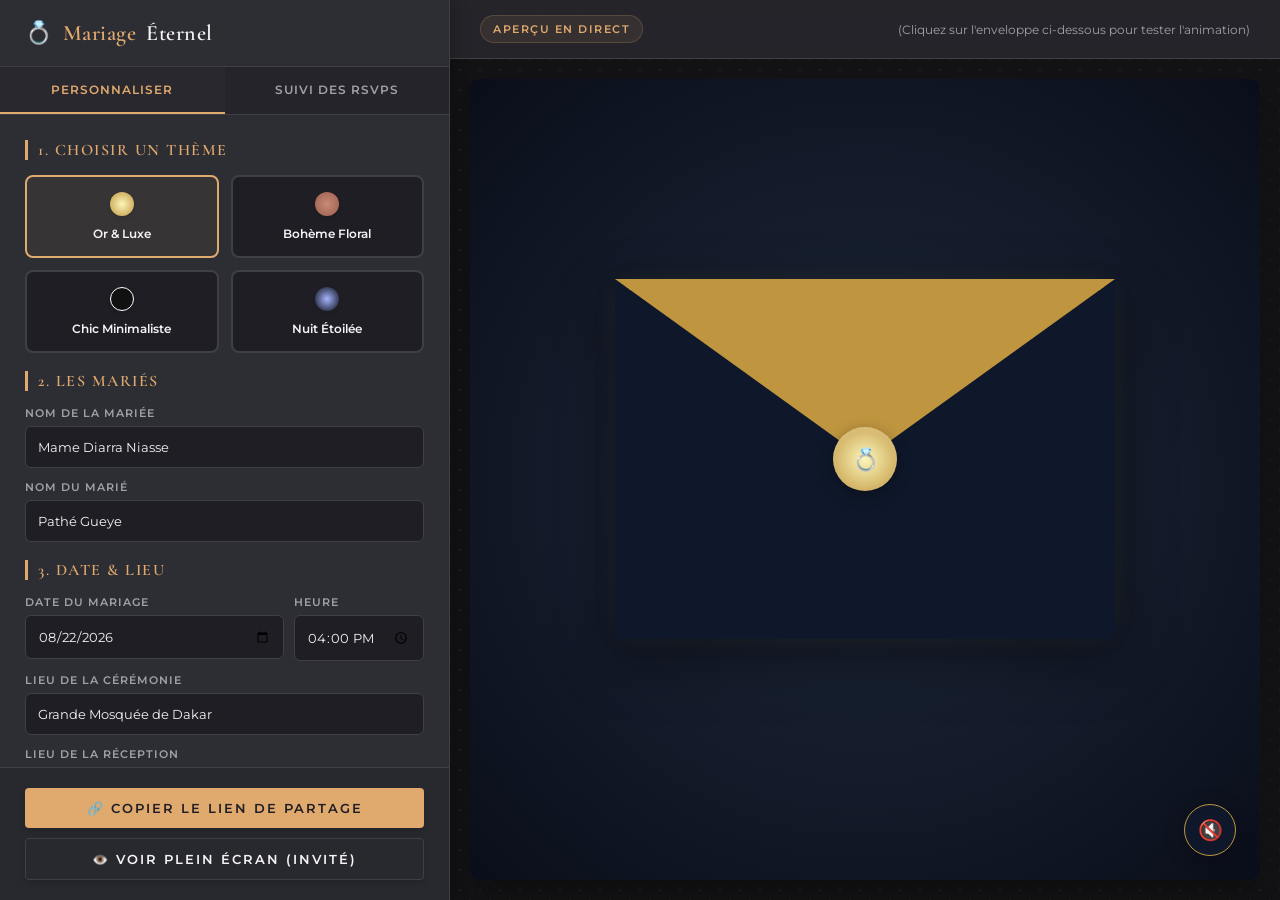
<file: index.html>
<!DOCTYPE html>
<html lang="fr">
<head>
    <meta charset="UTF-8">
    <meta name="viewport" content="width=device-width, initial-scale=1.0">
    <meta name="description" content="Créez et personnalisez votre invitation de mariage numérique en temps réel. Choisissez parmi 4 thèmes élégants, ajoutez vos informations et partagez instantanément.">
    <title>Créateur d'Invitations de Mariage Numériques | Mariage Éternel</title>
    <!-- Stylesheets -->
    <link rel="stylesheet" href="css/common.css">
    <link rel="stylesheet" href="css/builder.css">
</head>
<body>

    <div class="app-container">
        
        <!-- PANNEAU DE CONFIGURATION (GAUCHE) -->
        <aside class="sidebar" id="sidebar">
            <div class="sidebar-header">
                <h1 class="sidebar-title">
                    💍 <span>Mariage</span> Éternel
                </h1>
                <button class="btn-sidebar-close" id="btnSidebarClose" title="Fermer le panneau">✕</button>
            </div>

            <!-- Onglets de navigation -->
            <div class="sidebar-tabs">
                <button class="tab-btn active" data-tab="edit">Personnaliser</button>
                <button class="tab-btn" data-tab="rsvp">Suivi des RSVPs</button>
            </div>

            <!-- Contenu défilable -->
            <div class="sidebar-content">
                
                <!-- PANNEAU D'ÉDITION -->
                <div class="tab-panel" id="tab-edit">
                    <form class="builder-form" id="builderForm" onsubmit="event.preventDefault();">
                        
                        <!-- Section : Thème -->
                        <div>
                            <h3 class="section-title">1. Choisir un Thème</h3>
                            <div class="theme-selector-grid">
                                <div class="theme-option active" data-theme="luxury">
                                    <div class="theme-preview-dot" style="background: radial-gradient(circle, #fcf6ba, #bf953f);"></div>
                                    <div class="theme-option-name">Or & Luxe</div>
                                </div>
                                <div class="theme-option" data-theme="boho">
                                    <div class="theme-preview-dot" style="background: radial-gradient(circle, #c48c75, #9e5b4e);"></div>
                                    <div class="theme-option-name">Bohème Floral</div>
                                </div>
                                <div class="theme-option" data-theme="minimalist">
                                    <div class="theme-preview-dot" style="background: #111111; border: 1px solid #ffffff;"></div>
                                    <div class="theme-option-name">Chic Minimaliste</div>
                                </div>
                                <div class="theme-option" data-theme="starry">
                                    <div class="theme-preview-dot" style="background: radial-gradient(circle, #a5b4fc, #060913);"></div>
                                    <div class="theme-option-name">Nuit Étoilée</div>
                                </div>
                            </div>
                        </div>

                        <!-- Section : Les Mariés -->
                        <div>
                            <h3 class="section-title">2. Les Mariés</h3>
                            <div class="form-group-builder">
                                <label for="inputBride">Nom de la Mariée</label>
                                <input type="text" id="inputBride" value="Mame Diarra Niasse" placeholder="Nom de la mariée">
                            </div>
                            <div style="margin-top: 12px;" class="form-group-builder">
                                <label for="inputGroom">Nom du Marié</label>
                                <input type="text" id="inputGroom" value="Pathé Gueye" placeholder="Nom du marié">
                            </div>
                        </div>

                        <!-- Section : Date & Lieu -->
                        <div>
                            <h3 class="section-title">3. Date & Lieu</h3>
                            <div style="display: flex; gap: 10px;">
                                <div class="form-group-builder" style="flex: 2;">
                                    <label for="inputDate">Date du Mariage</label>
                                    <input type="date" id="inputDate" value="2026-08-22">
                                </div>
                                <div class="form-group-builder" style="flex: 1;">
                                    <label for="inputTime">Heure</label>
                                    <input type="time" id="inputTime" value="16:00">
                                </div>
                            </div>
                            <div style="margin-top: 12px;" class="form-group-builder">
                                <label for="inputCeremony">Lieu de la Cérémonie</label>
                                <input type="text" id="inputCeremony" value="Grande Mosquée de Dakar" placeholder="Ex: Église, Mosquée, Salle de fête">
                            </div>
                            <div style="margin-top: 12px;" class="form-group-builder">
                                <label for="inputReception">Lieu de la Réception</label>
                                <input type="text" id="inputReception" value="Salle Prestige" placeholder="Ex: Salle de réception, Restaurant">
                            </div>
                        </div>

                        <!-- Section : Message d'Invitation -->
                        <div>
                            <h3 class="section-title">4. Message d'Invitation</h3>
                            <div class="form-group-builder">
                                <label for="inputMessage">Votre Message</label>
                                <textarea id="inputMessage" rows="4" placeholder="Écrivez un mot chaleureux à vos invités...">Deux cœurs s'unissent pour la vie. Nous sommes ravis de vous inviter à célébrer notre union sacrée devant Dieu et nos proches.</textarea>
                            </div>
                        </div>

                        <!-- Section : Ambiance Sonore -->
                        <div>
                            <h3 class="section-title">5. Ambiance Sonore</h3>
                            <div class="form-group-builder">
                                <label for="selectMusic">Musique de fond</label>
                                <select id="selectMusic">
                                    <option value="0">Chanson 1 (Piano Rêverie)</option>
                                    <option value="1">Chanson 2 (Marche Nuptiale)</option>
                                    <option value="2">Chanson 3 (Guitare Romantique)</option>
                                </select>
                            </div>
                        </div>

                    </form>
                </div>

                <!-- TABLEAU DE BORD RSVP -->
                <div class="tab-panel hidden" id="tab-rsvp">
                    <div class="rsvp-tracker-container">
                        <h3 class="section-title">Suivi des Invités (RSVP)</h3>
                        
                        <!-- Grille de stats rapides -->
                        <div class="rsvp-stats-grid">
                            <div class="rsvp-stat-card">
                                <div class="rsvp-stat-val" id="statTotal">0</div>
                                <div class="rsvp-stat-lbl">Réponses</div>
                            </div>
                            <div class="rsvp-stat-card">
                                <div class="rsvp-stat-val" id="statYes">0</div>
                                <div class="rsvp-stat-lbl">Présents</div>
                            </div>
                            <div class="rsvp-stat-card">
                                <div class="rsvp-stat-val" id="statGuests">0</div>
                                <div class="rsvp-stat-lbl">Total Personnes</div>
                            </div>
                        </div>

                        <!-- Tableau des réponses -->
                        <div class="rsvp-table-wrapper">
                            <table class="rsvp-table">
                                <thead>
                                    <tr>
                                        <th>Invité</th>
                                        <th>Présence</th>
                                        <th style="text-align: center;">Nombre</th>
                                        <th>Date</th>
                                    </tr>
                                </thead>
                                <tbody id="rsvpTableBody">
                                    <!-- Inséré par JS -->
                                </tbody>
                            </table>
                        </div>

                        <button id="btnClearRSVPs" class="btn-premium btn-secondary" style="margin-top: 10px; width: 100%; border-color: rgba(239, 68, 68, 0.4); color: #f87171;">
                            ⚠️ Effacer l'historique
                        </button>
                    </div>
                </div>

            </div>

            <!-- Barre d'action fixe en bas -->
            <div class="sidebar-footer">
                <button class="btn-premium" id="btnCopyLink">
                    🔗 Copier le Lien de Partage
                </button>
                <button class="btn-premium btn-secondary" id="btnViewExternal">
                    👁️ Voir Plein Écran (Invité)
                </button>
            </div>
        </aside>

        <!-- ZONE DE PRÉVISUALISATION EN DIRECT (DROITE) -->
        <main class="preview-workspace" id="previewWorkspace">
            <!-- Bouton hamburger pour mobile -->
            <button class="btn-mobile-toggle" id="btnMobileToggle" title="Ouvrir le panneau de configuration">
                ☰
            </button>

            <header class="preview-header">
                <div class="preview-badge">Aperçu en Direct</div>
                <div class="preview-hint">
                    (Cliquez sur l'enveloppe ci-dessous pour tester l'animation)
                </div>
            </header>

            <div class="preview-content">
                <iframe id="previewIframe" src="invitation.html" title="Live Preview"></iframe>
            </div>
        </main>

    </div>

    <!-- JavaScripts -->
    <script src="js/database.js"></script>
    <script src="js/builder.js"></script>
</body>
</html>
</file>
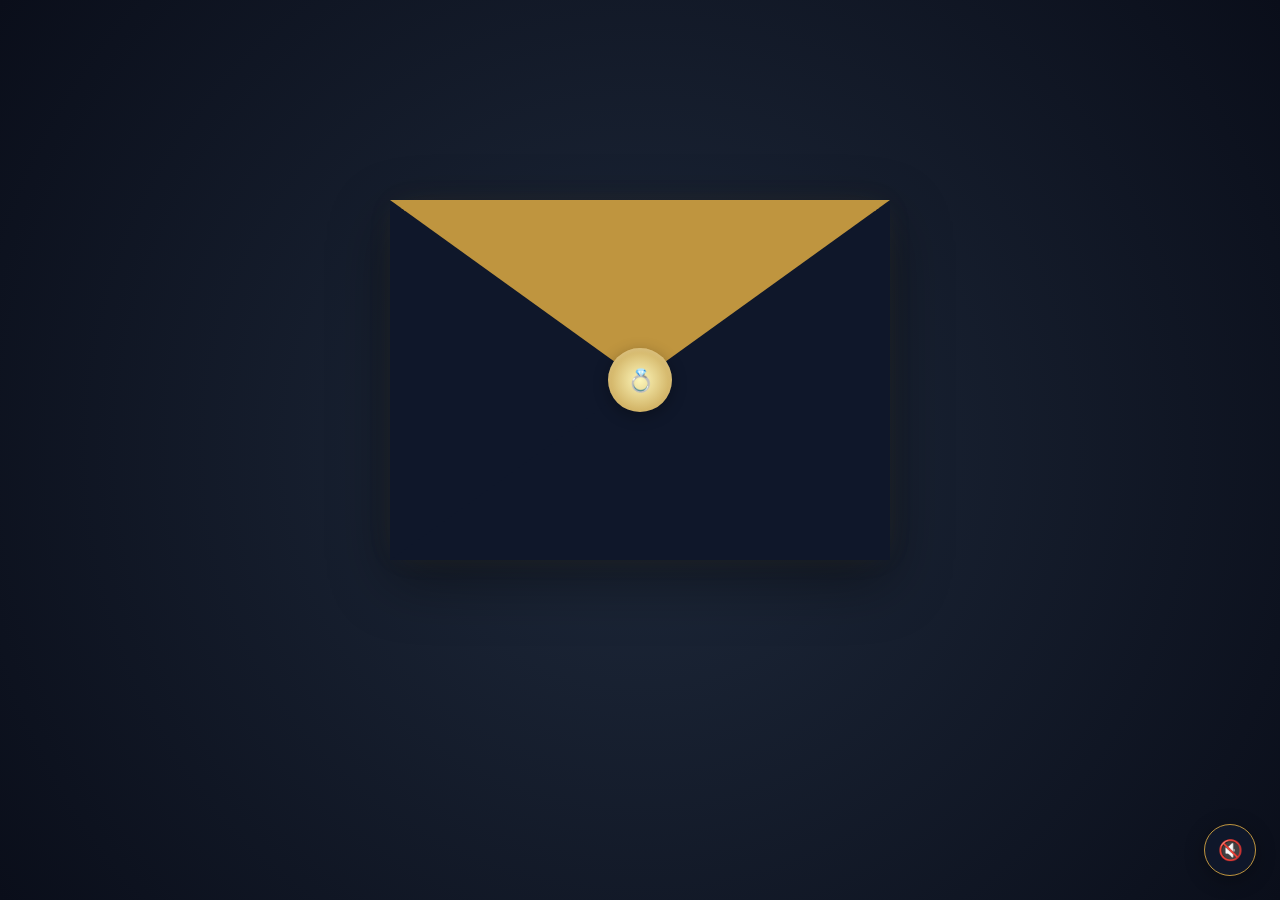
<file: invitation.html>
<!DOCTYPE html>
<html lang="fr">
<head>
    <meta charset="UTF-8">
    <meta name="viewport" content="width=device-width, initial-scale=1.0">
    <title>Invitation de Mariage</title>
    <!-- Stylesheets -->
    <link rel="stylesheet" href="css/common.css">
    <link rel="stylesheet" href="css/themes.css">
    <link rel="stylesheet" href="css/card.css">
</head>
<body class="theme-luxury preload">

    <!-- Conteneur d'effet spécial (Nuit Étoilée) -->
    <div class="stars-container" id="starsContainer"></div>

    <!-- Conteneur principal de l'invitation -->
    <div class="invitation-container flex-center">
        
        <!-- Enveloppe 3D Interactive -->
        <div class="envelope-wrapper" id="envelopeWrapper">
            <div class="envelope">
                
                <!-- Rabat supérieur -->
                <div class="envelope-flap"></div>
                
                <!-- Carte d'invitation (Glisse hors de l'enveloppe) -->
                <div class="invitation-card" id="invitationCard">
                    <div class="card-content">
                        
                        <!-- En-tête de la carte -->
                        <div class="card-header">
                            <div class="ornament-top"></div>
                            <div class="card-subtitle">Vous êtes invités au mariage de </div>
                        </div>

                        <!-- Titre (Noms des Mariés) -->
                        <div class="card-title-container">
                            <h2 class="card-title serif-font" id="brideName">Mame Diarra Niasse</h2>
                            <div class="card-divider">&</div>
                            <h2 class="card-title serif-font" id="groomName">Pathé Gueye</h2>
                        </div>

                        <!-- Message personnalisé -->
                        <p class="card-message" id="customMessage">
                            Deux cœurs s'unissent pour la vie. Nous sommes ravis de vous inviter à célébrer notre union sacrée devant Dieu et nos proches.
                        </p>

                        <!-- Infos Date, Heure et Lieu -->
                        <div class="card-details">
                            <div class="detail-item">
                                <!-- Icon Horloge SVG -->
                                <svg class="detail-icon" width="18" height="18" viewBox="0 0 24 24" fill="none" stroke="currentColor" stroke-width="2" stroke-linecap="round" stroke-linejoin="round"><circle cx="12" cy="12" r="10"></circle><polyline points="12 6 12 12 16 14"></polyline></svg>
                                <span id="dateText">Diamanche 26 Juillet 2026 à 16h00</span>
                            </div>
                            <div class="detail-item">
                                <!-- Icon Cérémonie SVG -->
                                <svg class="detail-icon" width="18" height="18" viewBox="0 0 24 24" fill="none" stroke="currentColor" stroke-width="2" stroke-linecap="round" stroke-linejoin="round"><path d="M21 10c0 7-9 13-9 13s-9-6-9-13a9 9 0 0 1 18 0z"></path><circle cx="12" cy="10" r="3"></circle></svg>
                                <div style="display: flex; flex-direction: column; gap: 2px;">
                                    <span style="font-size: 10px; opacity: 0.7; text-transform: uppercase; letter-spacing: 1px;">Cérémonie</span>
                                    <span id="ceremonyText">Terminus 75 à Malika</span>
                                </div>
                            </div>
                            <div class="detail-item">
                                <!-- Icon Réception SVG -->
                                <svg class="detail-icon" width="18" height="18" viewBox="0 0 24 24" fill="none" stroke="currentColor" stroke-width="2" stroke-linecap="round" stroke-linejoin="round"><path d="M21 10c0 7-9 13-9 13s-9-6-9-13a9 9 0 0 1 18 0z"></path><circle cx="12" cy="10" r="3"></circle></svg>
                                <div style="display: flex; flex-direction: column; gap: 2px;">
                                    <span style="font-size: 10px; opacity: 0.7; text-transform: uppercase; letter-spacing: 1px;">Réception</span>
                                    <span id="receptionText">Cité Sonatel</span>
                                </div>
                            </div>
                        </div>

                        <!-- Compte à rebours -->
                        <div class="countdown-container" id="countdown">
                            <div class="countdown-box">
                                <div class="countdown-num" id="cdDays">00</div>
                                <div class="countdown-label">Jours</div>
                            </div>
                            <div class="countdown-box">
                                <div class="countdown-num" id="cdHours">00</div>
                                <div class="countdown-label">Heures</div>
                            </div>
                            <div class="countdown-box">
                                <div class="countdown-num" id="cdMins">00</div>
                                <div class="countdown-label">Min</div>
                            </div>
                            <div class="countdown-box">
                                <div class="countdown-num" id="cdSecs">00</div>
                                <div class="countdown-label">Sec</div>
                            </div>
                        </div>

                        <!-- Boutons d'action -->
                        <div class="card-actions">
                            <button class="btn-card" id="btnRSVP">Confirmer ma présence (RSVP)</button>
                            <div style="display: flex; gap: 10px; width: 80%; max-width: 300px;">
                                <a href="#" class="btn-card" id="btnCalendar" style="flex: 1; text-align: center; text-decoration: none;">Calendrier</a>
                                <a href="#" target="_blank" class="btn-card" id="btnMap" style="flex: 1; text-align: center; text-decoration: none;">Localisation</a>
                            </div>
                        </div>

                        <div style="font-size: 10px; opacity: 0.5; margin-bottom: 5px; text-transform: uppercase; letter-spacing: 1px;">
                            Avec Amour by Barra Niasse😍
                        </div>
                    </div>
                </div>

                <!-- Devant de l'enveloppe -->
                <div class="envelope-front"></div>
                
                <!-- Sceau en cire avec initiales -->
                <div class="wax-seal" id="waxSeal">
                    💍
                </div>

            </div>
        </div>

    </div>

    <!-- Lecteur de musique de fond -->
    <div class="audio-player-widget">
        <button class="btn-music-toggle" id="btnMusicToggle" title="Activer/Désactiver la musique">
            🔇
        </button>
    </div>

    <!-- Modal d'inscription RSVP -->
    <div class="modal-overlay" id="modalOverlay">
        <div class="rsvp-modal">
            <button class="btn-close-modal" id="btnCloseModal">&times;</button>
            <h3 class="modal-title">Confirmer votre présence</h3>
            
            <form class="rsvp-form" id="rsvpForm">
                <div class="form-group">
                    <label for="rsvpName">Votre Nom Complet</label>
                    <input type="text" id="rsvpName" required placeholder="Ex: Moustapha Diop">
                </div>
                
                <div class="form-row">
                    <div class="form-group">
                        <label for="rsvpAttending">Serez-vous présent ?</label>
                        <select id="rsvpAttending" required>
                            <option value="yes">Oui, avec plaisir</option>
                            <option value="no">Non, avec regret</option>
                        </select>
                    </div>
                    
                    <div class="form-group">
                        <label for="rsvpGuests">Nombre d'invités supp.</label>
                        <select id="rsvpGuests">
                            <option value="0">Aucun (+0)</option>
                            <option value="1">1 personne (+1)</option>
                            <option value="2">2 personnes (+2)</option>
                            <option value="3">3 personnes (+3)</option>
                        </select>
                    </div>
                </div>

                <div class="form-group">
                    <label for="rsvpNotes">Message pour les mariés</label>
                    <textarea id="rsvpNotes" rows="3" placeholder="Félicitations, restrictions alimentaires, etc. (optionnel)"></textarea>
                </div>

                <button type="submit" class="btn-submit-rsvp">Envoyer ma réponse</button>
            </form>
        </div>
    </div>

    <!-- JavaScripts -->
    <script src="js/database.js"></script>
    <script src="js/invitation.js"></script>
</body>
</html>
</file>
<file: css/common.css>
/* Import de polices élégantes et modernes depuis Google Fonts */
@import url('https://fonts.googleapis.com/css2?family=Cormorant+Garamond:ital,wght@0,300;0,400;0,600;1,300&family=Great+Vibes&family=Montserrat:wght@300;400;600&family=Playfair+Display:ital,wght@0,400;0,600;0,700;1,400&display=swap');

:root {
    /* Systèmes de couleurs */
    --color-bg-builder: #1e1e24;
    --color-panel-builder: #2d2d34;
    --color-border-builder: #3f3f46;
    --color-text-builder: #f4f4f5;
    --color-accent-builder: #e0a96d;
    --color-accent-hover: #d49553;
    
    /* Variables de transition */
    --transition-smooth: all 0.3s cubic-bezier(0.4, 0, 0.2, 1);
    --transition-bounce: all 0.5s cubic-bezier(0.175, 0.885, 0.32, 1.275);
    
    /* Ombres portées premium */
    --shadow-soft: 0 4px 6px -1px rgba(0, 0, 0, 0.1), 0 2px 4px -1px rgba(0, 0, 0, 0.06);
    --shadow-medium: 0 10px 15px -3px rgba(0, 0, 0, 0.1), 0 4px 6px -2px rgba(0, 0, 0, 0.05);
    --shadow-luxury: 0 20px 25px -5px rgba(0, 0, 0, 0.15), 0 10px 10px -5px rgba(0, 0, 0, 0.04);
}

/* Réinitialisations de base */
*, *::before, *::after {
    box-sizing: border-box;
    margin: 0;
    padding: 0;
}

html, body {
    height: 100%;
    font-family: 'Montserrat', sans-serif;
    background-color: var(--color-bg-builder);
    color: var(--color-text-builder);
    overflow-x: hidden;
    scroll-behavior: smooth;
}

/* Scrollbar élégante */
::-webkit-scrollbar {
    width: 6px;
    height: 6px;
}
::-webkit-scrollbar-track {
    background: transparent;
}
::-webkit-scrollbar-thumb {
    background: rgba(255, 255, 255, 0.1);
    border-radius: 10px;
}
::-webkit-scrollbar-thumb:hover {
    background: rgba(255, 255, 255, 0.2);
}

/* Typographies premium */
h1, h2, h3, h4, h5, h6 {
    font-family: 'Cormorant Garamond', serif;
    font-weight: 600;
    letter-spacing: 0.5px;
}

.script-font {
    font-family: 'Great Vibes', cursive;
}

.serif-font {
    font-family: 'Playfair Display', serif;
}

/* Boutons premium */
.btn-premium {
    position: relative;
    display: inline-flex;
    align-items: center;
    justify-content: center;
    padding: 12px 28px;
    font-family: 'Montserrat', sans-serif;
    font-size: 13px;
    font-weight: 600;
    letter-spacing: 2px;
    text-transform: uppercase;
    text-decoration: none;
    color: #1e1e24;
    background-color: var(--color-accent-builder);
    border: none;
    border-radius: 4px;
    cursor: pointer;
    overflow: hidden;
    transition: var(--transition-smooth);
    box-shadow: var(--shadow-soft);
}

.btn-premium:hover {
    background-color: var(--color-accent-hover);
    transform: translateY(-2px);
    box-shadow: var(--shadow-medium);
}

.btn-premium:active {
    transform: translateY(0);
}

.btn-secondary {
    background: transparent;
    border: 1px solid var(--color-border-builder);
    color: var(--color-text-builder);
}

.btn-secondary:hover {
    background: rgba(255, 255, 255, 0.05);
    border-color: var(--color-accent-builder);
}

/* Utilitaires */
.flex-center {
    display: flex;
    justify-content: center;
    align-items: center;
}

.hidden {
    display: none !important;
}

/* Animations de transition globale */
@keyframes fadeIn {
    from { opacity: 0; transform: translateY(10px); }
    to { opacity: 1; transform: translateY(0); }
}

@keyframes scaleUp {
    from { transform: scale(0.95); opacity: 0; }
    to { transform: scale(1); opacity: 1; }
}

.animate-fade-in {
    animation: fadeIn 0.8s cubic-bezier(0.16, 1, 0.3, 1) forwards;
}

.animate-scale-up {
    animation: scaleUp 0.8s cubic-bezier(0.16, 1, 0.3, 1) forwards;
}

/* Désactivation des transitions au chargement initial */
.preload *,
.preload *::before,
.preload *::after {
    -webkit-transition: none !important;
    -moz-transition: none !important;
    -ms-transition: none !important;
    -o-transition: none !important;
    transition: none !important;
}
</file>
<file: css/builder.css>
/* ==========================================
   INTERFACE DE L'ÉDITEUR D'INVITATION
   ========================================== */
.app-container {
    display: flex;
    width: 100vw;
    height: 100vh;
    overflow: hidden;
    position: relative;
}

/* Panneau de configuration (Gauche) */
.sidebar {
    width: 450px;
    height: 100%;
    background-color: var(--color-panel-builder);
    border-right: 1px solid var(--color-border-builder);
    display: flex;
    flex-direction: column;
    z-index: 200;
    flex-shrink: 0;
    box-shadow: 4px 0 15px rgba(0, 0, 0, 0.2);
    transition: transform 0.35s cubic-bezier(0.4, 0, 0.2, 1);
}

.sidebar-header {
    padding: 20px 25px;
    border-bottom: 1px solid var(--color-border-builder);
    display: flex;
    align-items: center;
    justify-content: space-between;
    flex-shrink: 0;
}

.sidebar-title {
    font-size: 22px;
    color: var(--color-text-builder);
    display: flex;
    align-items: center;
    gap: 10px;
}

/* Bouton de fermeture du sidebar (mobile) */
.btn-sidebar-close {
    display: none;
    background: transparent;
    border: 1px solid var(--color-border-builder);
    color: var(--color-text-builder);
    width: 34px;
    height: 34px;
    border-radius: 50%;
    font-size: 16px;
    cursor: pointer;
    align-items: center;
    justify-content: center;
    flex-shrink: 0;
    transition: var(--transition-smooth);
}

.btn-sidebar-close:hover {
    background: rgba(255,255,255,0.1);
    border-color: var(--color-accent-builder);
}

.sidebar-title span {
    color: var(--color-accent-builder);
}

/* Onglets d'édition / RSVP */
.sidebar-tabs {
    display: flex;
    background-color: rgba(0, 0, 0, 0.2);
    border-bottom: 1px solid var(--color-border-builder);
}

.tab-btn {
    flex: 1;
    padding: 15px;
    background: transparent;
    border: none;
    border-bottom: 2px solid transparent;
    color: #a1a1aa;
    font-family: 'Montserrat', sans-serif;
    font-size: 12px;
    font-weight: 600;
    letter-spacing: 1px;
    text-transform: uppercase;
    cursor: pointer;
    transition: var(--transition-smooth);
}

.tab-btn:hover {
    color: var(--color-text-builder);
}

.tab-btn.active {
    color: var(--color-accent-builder);
    border-bottom-color: var(--color-accent-builder);
    background-color: rgba(255, 255, 255, 0.02);
}

/* Contenu défilable */
.sidebar-content {
    flex: 1;
    overflow-y: auto;
    padding: 25px;
}

.tab-panel {
    display: flex;
    flex-direction: column;
    gap: 25px;
}

/* Formulaires de configuration */
.section-title {
    font-size: 16px;
    text-transform: uppercase;
    letter-spacing: 1.5px;
    color: var(--color-accent-builder);
    border-left: 3px solid var(--color-accent-builder);
    padding-left: 10px;
    margin-bottom: 15px;
}

.builder-form {
    display: flex;
    flex-direction: column;
    gap: 18px;
}

.form-group-builder {
    display: flex;
    flex-direction: column;
    gap: 6px;
}

.form-group-builder label {
    font-size: 11px;
    text-transform: uppercase;
    letter-spacing: 1px;
    font-weight: 600;
    color: #a1a1aa;
}

.form-group-builder input,
.form-group-builder select,
.form-group-builder textarea {
    padding: 12px;
    background-color: #1e1e24;
    border: 1px solid var(--color-border-builder);
    color: var(--color-text-builder);
    border-radius: 6px;
    font-family: 'Montserrat', sans-serif;
    font-size: 13px;
    transition: var(--transition-smooth);
}

.form-group-builder input:focus,
.form-group-builder select:focus,
.form-group-builder textarea:focus {
    border-color: var(--color-accent-builder);
    outline: none;
    box-shadow: 0 0 0 2px rgba(224, 169, 109, 0.1);
}

/* Sélecteur de Thèmes Visuel */
.theme-selector-grid {
    display: grid;
    grid-template-columns: repeat(2, 1fr);
    gap: 12px;
}

.theme-option {
    border: 2px solid var(--color-border-builder);
    border-radius: 8px;
    padding: 15px;
    cursor: pointer;
    text-align: center;
    transition: var(--transition-smooth);
    background-color: #1e1e24;
}

.theme-option:hover {
    border-color: #71717a;
    transform: translateY(-2px);
}

.theme-option.active {
    border-color: var(--color-accent-builder);
    background-color: rgba(224, 169, 109, 0.05);
}

.theme-preview-dot {
    width: 24px;
    height: 24px;
    border-radius: 50%;
    margin: 0 auto 10px auto;
    box-shadow: 0 2px 4px rgba(0,0,0,0.1);
}

.theme-option-name {
    font-size: 12px;
    font-weight: 600;
    color: var(--color-text-builder);
}

/* Zone de Prévisualisation (Droite) */
.preview-workspace {
    flex: 1;
    height: 100%;
    background-color: #121214;
    background-image: 
        radial-gradient(rgba(255, 255, 255, 0.05) 1px, transparent 1px),
        radial-gradient(rgba(255, 255, 255, 0.03) 1px, transparent 1px);
    background-size: 20px 20px;
    background-position: 0 0, 10px 10px;
    display: flex;
    flex-direction: column;
    position: relative;
    overflow: auto;
}

.preview-header {
    background-color: rgba(45, 45, 52, 0.7);
    backdrop-filter: blur(10px);
    border-bottom: 1px solid var(--color-border-builder);
    padding: 15px 30px;
    display: flex;
    justify-content: space-between;
    align-items: center;
    position: sticky;
    top: 0;
    left: 0;
    width: 100%;
    z-index: 100;
}

.preview-badge {
    font-size: 11px;
    font-weight: 600;
    text-transform: uppercase;
    letter-spacing: 1.5px;
    color: var(--color-accent-builder);
    background-color: rgba(224, 169, 109, 0.1);
    padding: 6px 12px;
    border-radius: 20px;
    border: 1px solid rgba(224, 169, 109, 0.2);
}

.btn-share {
    display: flex;
    align-items: center;
    gap: 8px;
}

.preview-content {
    flex: 1;
    display: flex;
    align-items: stretch;
    justify-content: center;
    min-height: 600px;
    padding: 20px;
}

/* Iframe de prévisualisation */
#previewIframe {
    width: 100%;
    height: 100%;
    border: none;
    border-radius: 8px;
    box-shadow: var(--shadow-luxury);
    min-height: 600px;
    flex: 1;
}

/* Bouton hamburger mobile */
.btn-mobile-toggle {
    display: none;
    position: fixed;
    top: 16px;
    left: 16px;
    z-index: 300;
    background: var(--color-panel-builder);
    border: 1px solid var(--color-border-builder);
    color: var(--color-text-builder);
    width: 44px;
    height: 44px;
    border-radius: 8px;
    font-size: 20px;
    cursor: pointer;
    align-items: center;
    justify-content: center;
    box-shadow: var(--shadow-medium);
    transition: var(--transition-smooth);
}

.btn-mobile-toggle:hover {
    background: var(--color-accent-builder);
    color: #1e1e24;
    border-color: var(--color-accent-builder);
}

/* Hint sous le badge */
.preview-hint {
    font-size: 12px;
    color: #a1a1aa;
}

/* Overlay sombre pour fermer le sidebar sur mobile */
.sidebar-overlay {
    display: none;
    position: fixed;
    inset: 0;
    background: rgba(0, 0, 0, 0.6);
    z-index: 150;
    backdrop-filter: blur(2px);
    animation: fadeIn 0.3s ease;
}

.sidebar-overlay.active {
    display: block;
}

/* Pied de page du panneau (Actions) */
.sidebar-footer {
    padding: 20px 25px;
    border-top: 1px solid var(--color-border-builder);
    display: flex;
    flex-direction: column;
    gap: 10px;
    background-color: rgba(0, 0, 0, 0.1);
}

/* Tableau de bord RSVP */
.rsvp-tracker-container {
    display: flex;
    flex-direction: column;
    gap: 20px;
}

.rsvp-stats-grid {
    display: grid;
    grid-template-columns: repeat(3, 1fr);
    gap: 10px;
}

.rsvp-stat-card {
    background-color: #1e1e24;
    border: 1px solid var(--color-border-builder);
    border-radius: 6px;
    padding: 12px 8px;
    text-align: center;
}

.rsvp-stat-val {
    font-size: 20px;
    font-weight: 700;
    color: var(--color-accent-builder);
}

.rsvp-stat-lbl {
    font-size: 9px;
    text-transform: uppercase;
    color: #a1a1aa;
    margin-top: 3px;
}

.rsvp-table-wrapper {
    overflow-x: auto;
    border: 1px solid var(--color-border-builder);
    border-radius: 6px;
}

.rsvp-table {
    width: 100%;
    border-collapse: collapse;
    font-size: 12px;
    text-align: left;
}

.rsvp-table th {
    background-color: #1e1e24;
    color: #a1a1aa;
    padding: 12px;
    font-weight: 600;
    text-transform: uppercase;
    border-bottom: 1px solid var(--color-border-builder);
}

.rsvp-table td {
    padding: 12px;
    border-bottom: 1px solid rgba(255, 255, 255, 0.05);
    color: var(--color-text-builder);
}

.rsvp-table tr:hover td {
    background-color: rgba(255,255,255,0.02);
}

.badge-rsvp {
    display: inline-block;
    padding: 3px 8px;
    border-radius: 12px;
    font-size: 10px;
    font-weight: 600;
}

.badge-rsvp.yes {
    background-color: rgba(34, 197, 94, 0.1);
    color: #22c55e;
}

.badge-rsvp.no {
    background-color: rgba(239, 68, 68, 0.1);
    color: #ef4444;
}

/* ==========================================
   RESPONSIVE - SYSTÈME SLIDE-OVER SIDEBAR
   ========================================== */

/* Tablettes (≤ 900px) — Sidebar en overlay glissant */
@media (max-width: 900px) {
    /* L'app prend tout l'écran */
    .app-container {
        position: relative;
        overflow: hidden;
    }

    /* Sidebar se transforme en panneau glissant par-dessus */
    .sidebar {
        position: fixed;
        top: 0;
        left: 0;
        width: min(420px, 85vw);
        height: 100%;
        z-index: 200;
        transform: translateX(-100%);
        box-shadow: none;
    }

    /* Sidebar ouvert */
    .sidebar.is-open {
        transform: translateX(0);
        box-shadow: 6px 0 30px rgba(0, 0, 0, 0.5);
    }

    /* Afficher les boutons de toggle */
    .btn-mobile-toggle {
        display: flex;
    }

    .btn-sidebar-close {
        display: flex;
    }

    /* La zone de preview prend tout l'espace */
    .preview-workspace {
        width: 100%;
        height: 100vh;
        overflow: hidden;
    }

    .preview-header {
        padding: 15px 20px 15px 70px; /* Laisser la place au bouton hamburger */
    }

    .preview-content {
        padding: 10px;
        min-height: calc(100vh - 60px);
    }

    #previewIframe {
        min-height: calc(100vh - 80px);
    }
}

/* Tablettes moyennes (≤ 768px) */
@media (max-width: 768px) {
    .sidebar {
        width: min(380px, 90vw);
    }

    .sidebar-title {
        font-size: 18px;
    }

    .sidebar-header {
        padding: 15px 18px;
    }

    .sidebar-content {
        padding: 15px;
    }

    .section-title {
        font-size: 14px;
        margin-bottom: 12px;
    }

    .form-group-builder label {
        font-size: 11px;
    }

    .form-group-builder input,
    .form-group-builder select,
    .form-group-builder textarea {
        font-size: 13px;
        padding: 10px;
    }

    .rsvp-stats-grid {
        grid-template-columns: repeat(3, 1fr);
        gap: 8px;
    }

    .rsvp-stat-val {
        font-size: 18px;
    }

    .rsvp-table {
        font-size: 11px;
    }

    .rsvp-table th,
    .rsvp-table td {
        padding: 10px 8px;
    }
}

/* Petits t\u00e9l\u00e9phones (≤ 480px) */
@media (max-width: 480px) {
    .sidebar {
        width: 100vw;
    }

    .sidebar-title {
        font-size: 17px;
    }

    .sidebar-header {
        padding: 12px 15px;
    }

    .sidebar-content {
        padding: 12px;
    }

    .tab-btn {
        padding: 12px 8px;
        font-size: 11px;
        letter-spacing: 0.5px;
    }

    .section-title {
        font-size: 12px;
        margin-bottom: 10px;
    }

    .form-group-builder label {
        font-size: 10px;
    }

    .form-group-builder input,
    .form-group-builder select,
    .form-group-builder textarea {
        font-size: 13px;
        padding: 10px;
    }

    .theme-selector-grid {
        grid-template-columns: repeat(2, 1fr);
        gap: 8px;
    }

    .theme-option {
        padding: 12px 8px;
    }

    .theme-preview-dot {
        width: 28px;
        height: 28px;
    }

    .theme-option-name {
        font-size: 11px;
    }

    .btn-premium {
        padding: 10px 14px;
        font-size: 11px;
        letter-spacing: 1.5px;
    }

    .rsvp-stats-grid {
        grid-template-columns: repeat(3, 1fr);
        gap: 6px;
    }

    .rsvp-stat-card {
        padding: 8px 4px;
    }

    .rsvp-stat-val {
        font-size: 16px;
    }

    .rsvp-stat-lbl {
        font-size: 8px;
    }

    .rsvp-table {
        font-size: 10px;
        min-width: 280px;
    }

    .rsvp-table th,
    .rsvp-table td {
        padding: 8px 6px;
    }

    .btn-mobile-toggle {
        top: 12px;
        left: 12px;
        width: 40px;
        height: 40px;
        font-size: 18px;
    }

    .preview-header {
        padding: 12px 15px 12px 62px;
    }

    .preview-hint {
        display: none;
    }
}

/* Tr\u00e8s petits t\u00e9l\u00e9phones (≤ 360px) */
@media (max-width: 360px) {
    .sidebar-title {
        font-size: 15px;
    }

    .sidebar-footer {
        padding: 15px 12px;
    }
}
</file>
<file: css/themes.css>
/* ==========================================
   THÈME 1 : OR & LUXE (Luxury Gold)
   ========================================== */
.theme-luxury {
    --card-bg-page: #0a0e1a; /* Bleu marine ultra-profond */
    --card-bg-card: #0f172a;
    --card-color-primary: #fcf6ba; /* Or clair */
    --card-color-secondary: #e2e8f0; /* Blanc cassé */
    --card-color-accent: #bf953f; /* Or classique */
    --card-color-text: #f8fafc;
    --card-border-style: double;
    --card-border-color: #bf953f;
    --card-font-title: 'Great Vibes', cursive;
    --card-font-body: 'Cormorant Garamond', serif;
    background-image: radial-gradient(circle at center, #1e293b 0%, #0a0e1a 100%);
}

.theme-luxury .invitation-card {
    border: 3px double var(--card-color-accent);
    box-shadow: 0 0 30px rgba(191, 149, 63, 0.15), inset 0 0 20px rgba(191, 149, 63, 0.05);
    background-image: 
        linear-gradient(rgba(15, 23, 42, 0.95), rgba(15, 23, 42, 0.95)),
        url('../assets/gold_luxury_frame.png');
    background-size: cover;
    background-position: center;
}

/* Éléments décoratifs Or & Luxe */
.theme-luxury .ornament-top {
    content: "";
    display: block;
    width: 60px;
    height: 30px;
    margin: 0 auto 15px auto;
    background: linear-gradient(135deg, #bf953f, #fcf6ba, #bf953f);
    mask: url("data:image/svg+xml,%3Csvg xmlns='http://www.w3.org/2000/svg' viewBox='0 0 100 50'%3E%3Cpath d='M10,50 Q50,0 90,50 Q50,20 10,50 Z' fill='black'/%3E%3C/svg%3E") no-repeat center;
    -webkit-mask: url("data:image/svg+xml,%3Csvg xmlns='http://www.w3.org/2000/svg' viewBox='0 0 100 50'%3E%3Cpath d='M10,50 Q50,0 90,50 Q50,20 10,50 Z' fill='black'/%3E%3C/svg%3E") no-repeat center;
}

/* Particules de paillettes dorées scintillantes */
.theme-luxury .stars-container {
    position: absolute;
    top: 0;
    left: 0;
    width: 100%;
    height: 100%;
    overflow: hidden;
    pointer-events: none;
    z-index: 1;
}

/* ==========================================
   THÈME 2 : BOHÈME FLORAL (Bohemian Floral)
   ========================================== */
.theme-boho {
    --card-bg-page: #fbf8f5; /* Crème très doux */
    --card-bg-card: #ffffff;
    --card-color-primary: #9e5b4e; /* Terracotta chic */
    --card-color-secondary: #5c675c; /* Vert eucalyptus */
    --card-color-accent: #c48c75; /* Pêche poudré */
    --card-color-text: #2f2e2e;
    --card-border-style: none;
    --card-border-color: transparent;
    --card-font-title: 'Cormorant Garamond', serif;
    --card-font-body: 'Montserrat', sans-serif;
    background-image: linear-gradient(135deg, #f7f1eb 0%, #fbf8f5 100%);
}

.theme-boho .invitation-card {
    border: none;
    border-radius: 12px;
    box-shadow: 0 15px 35px rgba(158, 91, 78, 0.08);
    background-image: 
        linear-gradient(rgba(255, 255, 255, 0.93), rgba(255, 255, 255, 0.93)),
        url('../assets/floral_watercolor_bg.png');
    background-size: cover;
    background-position: center;
}

.theme-boho .ornament-top {
    font-size: 24px;
    color: var(--card-color-accent);
    margin-bottom: 15px;
}

.theme-boho .ornament-top::before {
    content: "🌸";
    display: inline-block;
    filter: sepia(0.3) hue-rotate(330deg) saturate(0.8);
}


/* ==========================================
   THÈME 3 : CHIC MINIMALISTE (Minimalist Chic)
   ========================================== */
.theme-minimalist {
    --card-bg-page: #f5f5f5; /* Blanc/Gris clair style galerie */
    --card-bg-card: #ffffff;
    --card-color-primary: #111111; /* Noir éditorial */
    --card-color-secondary: #555555; /* Anthracite */
    --card-color-accent: #888888; /* Gris moyen */
    --card-color-text: #1a1a1a;
    --card-border-style: solid;
    --card-border-color: #222222;
    --card-font-title: 'Playfair Display', serif;
    --card-font-body: 'Montserrat', sans-serif;
    background-image: radial-gradient(circle, #eaeaea 0%, #f5f5f5 100%);
}

.theme-minimalist .invitation-card {
    border: 1px solid #111111;
    border-radius: 0;
    box-shadow: 0 20px 40px rgba(0, 0, 0, 0.05);
    padding: 60px 45px;
}

.theme-minimalist .ornament-top {
    width: 40px;
    height: 1px;
    background-color: #111111;
    margin: 0 auto 20px auto;
}


/* ==========================================
   THÈME 4 : NUIT ÉTOILÉE (Midnight Starry)
   ========================================== */
.theme-starry {
    --card-bg-page: #060913; /* Espace noir bleuté */
    --card-bg-card: #0c1224;
    --card-color-primary: #e2e8f0; /* Blanc ciel */
    --card-color-secondary: #94a3b8; /* Bleu-gris discret */
    --card-color-accent: #a5b4fc; /* Indigo brillant */
    --card-color-text: #f1f5f9;
    --card-border-style: none;
    --card-border-color: transparent;
    --card-font-title: 'Great Vibes', cursive;
    --card-font-body: 'Cormorant Garamond', serif;
    background-image: radial-gradient(circle at center, #0f172a 0%, #060913 100%);
}

.theme-starry .invitation-card {
    border: 1px solid rgba(165, 180, 252, 0.2);
    border-radius: 20px;
    box-shadow: 0 0 30px rgba(165, 180, 252, 0.1);
    background-image: radial-gradient(ellipse at top, rgba(30, 41, 59, 0.8), rgba(12, 18, 36, 0.95));
}

.theme-starry .ornament-top {
    font-size: 20px;
    color: var(--card-color-accent);
    margin-bottom: 15px;
    animation: pulseGlow 2s infinite ease-in-out;
}

.theme-starry .ornament-top::before {
    content: "✨";
    display: inline-block;
}

@keyframes pulseGlow {
    0%, 100% { opacity: 0.6; transform: scale(1); }
    50% { opacity: 1; transform: scale(1.1); }
}

/* Effets scintillants d'étoiles pour le thème Starry */
.star {
    position: absolute;
    background-color: white;
    border-radius: 50%;
    animation: twinkle 3s infinite ease-in-out;
    pointer-events: none;
}

@keyframes twinkle {
    0%, 100% { opacity: 0; transform: scale(0.5); }
    50% { opacity: 1; transform: scale(1.2); }
}
</file>
<file: css/card.css>
/* ==========================================
   VUE CARTE D'INVITATION & ENVELOPPE
   ========================================== */

/* Conteneur global de la page invitation */
.invitation-container {
    width: 100%;
    min-height: 100vh;
    padding: 20px;
    display: flex;
    justify-content: center;
    align-items: flex-start;
    padding-top: 200px;
    position: relative;
    z-index: 2;
}

/* ==========================================
   ENVELOPPE - État initial (fermée)
   ========================================== */
.envelope-wrapper {
    position: relative;
    width: 500px;
    /* La hauteur s'adapte dynamiquement selon l'état */
    height: 360px;
    perspective: 1200px;
    cursor: pointer;
    transition: height 0.8s cubic-bezier(0.19, 1, 0.22, 1),
                width 0.8s cubic-bezier(0.19, 1, 0.22, 1);
}

/* Hover seulement sur l'enveloppe fermée */
.envelope-wrapper:not(.open):hover {
    transform: translateY(-5px);
    transition: transform 0.3s ease;
}

/* Corps de l'enveloppe (fond) */
.envelope {
    position: absolute;
    width: 100%;
    height: 100%;
    background-color: var(--card-bg-card, #1a1a2e);
    border-radius: 6px;
    box-shadow: 0 20px 60px rgba(0,0,0,0.4);
    transform-style: preserve-3d;
    overflow: visible;
}

/* ==========================================
   RABAT SUPÉRIEUR
   ========================================== */
.envelope-flap {
    position: absolute;
    top: 0;
    left: 0;
    width: 0;
    height: 0;
    border-left: 250px solid transparent;
    border-right: 250px solid transparent;
    border-top: 180px solid #bf953f;
    transform-origin: top center;
    transition: transform 0.7s cubic-bezier(0.4, 0, 0.2, 1);
    z-index: 4;
}

.theme-luxury   .envelope-flap { border-top-color: #bf953f; }
.theme-boho     .envelope-flap { border-top-color: #9e5b4e; }
.theme-minimalist .envelope-flap { border-top-color: #222222; }
.theme-starry   .envelope-flap { border-top-color: #312e81; }

/* Devant de l'enveloppe (triangles latéraux & bas) */
.envelope-front {
    position: absolute;
    inset: 0;
    z-index: 3;
    pointer-events: none;
}

.envelope-front::before {
    content: "";
    position: absolute;
    bottom: 0; left: 0;
    border-left: 250px solid var(--card-bg-card, #1a1a2e);
    border-bottom: 180px solid var(--card-bg-card, #1a1a2e);
    border-top: 180px solid transparent;
    border-right: 250px solid transparent;
}

.envelope-front::after {
    content: "";
    position: absolute;
    bottom: 0; right: 0;
    border-right: 250px solid var(--card-bg-card, #1a1a2e);
    border-bottom: 180px solid var(--card-bg-card, #1a1a2e);
    border-top: 180px solid transparent;
    border-left: 250px solid transparent;
}

/* ==========================================
   SCEAU EN CIRE
   ========================================== */
.wax-seal {
    position: absolute;
    top: 50%; left: 50%;
    transform: translate(-50%, -50%);
    width: 64px; height: 64px;
    background: radial-gradient(circle, #e0a96d, #bf8145);
    border-radius: 50%;
    z-index: 6;
    display: flex;
    align-items: center;
    justify-content: center;
    box-shadow: 0 4px 15px rgba(0,0,0,0.3), inset 0 2px 4px rgba(255,255,255,0.2);
    font-size: 22px;
    cursor: pointer;
    transition: transform 0.4s cubic-bezier(0.175, 0.885, 0.32, 1.275),
                opacity 0.4s ease;
}

.theme-luxury     .wax-seal { background: radial-gradient(circle, #fcf6ba, #bf953f); color: #0a0e1a; }
.theme-boho       .wax-seal { background: radial-gradient(circle, #c48c75, #9e5b4e); }
.theme-minimalist .wax-seal { background: #111; border: 1px solid #fff; }
.theme-starry     .wax-seal { background: radial-gradient(circle, #a5b4fc, #4f46e5); }

.wax-seal:hover {
    transform: translate(-50%, -50%) scale(1.12);
}

/* ==========================================
   CARTE D'INVITATION
   État initial : visible, cachée DANS l'enveloppe
   ========================================== */
.invitation-card {
    position: absolute;
    top: 8px;
    left: 8px;
    width: calc(100% - 16px);
    height: calc(100% - 16px);
    background-color: var(--card-bg-card, #0f172a);
    color: var(--card-color-text, #f1f5f9);
    padding: 25px 20px;
    display: flex;
    flex-direction: column;
    align-items: center;
    text-align: center;
    z-index: 2; /* Derrière le rabat (z-index 4) et le sceau (z-index 6) */
    border-radius: 4px;
    overflow-y: auto;
    overflow-x: hidden;

    /* Transitions pour l'animation d'ouverture */
    transition:
        top    0.9s cubic-bezier(0.19, 1, 0.22, 1),
        left   0.9s cubic-bezier(0.19, 1, 0.22, 1),
        width  0.9s cubic-bezier(0.19, 1, 0.22, 1),
        height 0.9s cubic-bezier(0.19, 1, 0.22, 1),
        border-radius 0.5s ease,
        box-shadow 0.5s ease;
}

/* Contenu (noms, boutons, countdown) - visible par défaut */
.card-content {
    opacity: 0;
    width: 100%;
    height: 100%;
    display: flex;
    flex-direction: column;
    align-items: center;
    justify-content: space-between;
    transition: opacity 0.5s ease 0.6s; /* apparaît APRÈS que la carte soit en place */
}

/* ==========================================
   ÉTAT OUVERT (.open) :
   Le rabat s'ouvre et la carte commence à glisser vers le haut
   ========================================== */
.envelope-wrapper.open .envelope-flap {
    transform: rotateX(180deg);
    z-index: 1;
}

.envelope-wrapper.open .wax-seal {
    opacity: 0;
    pointer-events: none;
    transform: translate(-50%, -50%) scale(0.4);
}

/* La carte glisse vers le haut en sortant de l'enveloppe */
.envelope-wrapper.open .invitation-card {
    top: -200px;
    left: -10px;
    width: calc(100% + 20px);
    height: 680px;
    z-index: 10;
    box-shadow: 0 30px 80px rgba(0,0,0,0.4);
    border-radius: 12px;
}

/* Le contenu de la carte devient visible */
.envelope-wrapper.open .card-content {
    opacity: 1;
}

/* ==========================================
   ÉTAT CARTE EN AVANT (.card-focused) :
   L'enveloppe s'estompe, la carte occupe tout
   ========================================== */
.envelope-wrapper.card-focused .envelope-flap,
.envelope-wrapper.card-focused .envelope-front,
.envelope-wrapper.card-focused .wax-seal {
    opacity: 0;
    pointer-events: none;
    transition: opacity 0.5s ease;
}

/* Le wrapper prend la taille de la carte déployée */
.envelope-wrapper.card-focused {
    height: 680px;
    cursor: default;
}

/* La carte reste parfaitement en place */
.envelope-wrapper.card-focused .invitation-card {
    top: 0;
    left: 0;
    width: 100%;
    height: 100%;
    z-index: 10;
}

/* ==========================================
   CONTENU INTERNE DE LA CARTE
   ========================================== */
.card-header {
    margin-top: 5px;
    display: flex;
    flex-direction: column;
    align-items: center;
}

.ornament-top {
    margin-bottom: 8px;
}

.card-subtitle {
    font-size: 11px;
    text-transform: uppercase;
    letter-spacing: 4px;
    color: var(--card-color-accent, #bf953f);
    margin-bottom: 4px;
}

.card-title-container {
    display: flex;
    flex-direction: column;
    align-items: center;
    margin: 5px 0;
}

.card-title {
    font-size: 46px;
    color: var(--card-color-primary, #fcf6ba);
    line-height: 1.1;
    margin: 8px 0;
}

.theme-boho .card-title {
    font-size: 34px;
    font-weight: 400;
}

.card-divider {
    font-size: 22px;
    font-family: 'Great Vibes', cursive;
    color: var(--card-color-accent, #bf953f);
    margin: 0;
}

.card-message {
    font-size: 14px;
    line-height: 1.7;
    margin: 10px 0;
    font-style: italic;
    max-width: 88%;
    color: var(--card-color-secondary, #e2e8f0);
}

.card-details {
    margin: 5px 0;
    width: 100%;
}

.detail-item {
    font-size: 14px;
    margin: 8px 0;
    display: flex;
    align-items: flex-start;
    justify-content: center;
    gap: 8px;
    color: var(--card-color-text, #f1f5f9);
}

.detail-icon {
    color: var(--card-color-accent, #bf953f);
    flex-shrink: 0;
    margin-top: 2px;
}

/* ==========================================
   COMPTE À REBOURS
   ========================================== */
.countdown-container {
    display: flex;
    gap: 10px;
    margin: 10px 0;
}

.countdown-box {
    background: rgba(255, 255, 255, 0.04);
    border: 1px solid rgba(255, 255, 255, 0.08);
    border-radius: 6px;
    width: 62px;
    padding: 8px 0;
    text-align: center;
}

.theme-boho .countdown-box {
    background: rgba(158, 91, 78, 0.05);
    border-color: rgba(158, 91, 78, 0.15);
}

.theme-minimalist .countdown-box {
    border-color: #222;
    border-radius: 0;
    background: #f9f9f9;
}

.countdown-num {
    font-size: 20px;
    font-weight: 700;
    color: var(--card-color-primary, #fcf6ba);
    line-height: 1;
}

.countdown-label {
    font-size: 9px;
    text-transform: uppercase;
    letter-spacing: 1.5px;
    color: var(--card-color-secondary, #94a3b8);
    margin-top: 4px;
}

/* ==========================================
   BOUTONS D'ACTION
   ========================================== */
.card-actions {
    display: flex;
    flex-direction: column;
    gap: 8px;
    width: 100%;
    align-items: center;
    margin-bottom: 5px;
}

.card-actions .btn-card {
    width: 82%;
    max-width: 300px;
    padding: 10px 16px;
    font-size: 10px;
    letter-spacing: 2px;
    border-radius: 30px;
    border: 1px solid var(--card-color-accent, #bf953f);
    color: var(--card-color-primary, #fcf6ba);
    background: transparent;
    cursor: pointer;
    text-transform: uppercase;
    font-weight: 600;
    font-family: 'Montserrat', sans-serif;
    transition: background 0.3s ease, color 0.3s ease, transform 0.2s ease;
    text-decoration: none;
    display: inline-flex;
    align-items: center;
    justify-content: center;
}

.card-actions .btn-card:hover {
    background-color: var(--card-color-accent, #bf953f);
    color: #111;
    transform: translateY(-2px);
}

.theme-minimalist .card-actions .btn-card {
    border-radius: 0;
    border-color: #111;
    color: #111;
}

/* ==========================================
   BOUTON MUSIQUE
   ========================================== */
.audio-player-widget {
    position: fixed;
    bottom: 24px;
    right: 24px;
    z-index: 200;
}

.btn-music-toggle {
    width: 52px;
    height: 52px;
    border-radius: 50%;
    background-color: var(--card-bg-card, #0f172a);
    border: 1.5px solid var(--card-color-accent, #bf953f);
    color: var(--card-color-accent, #bf953f);
    cursor: pointer;
    display: flex;
    align-items: center;
    justify-content: center;
    box-shadow: 0 4px 20px rgba(0,0,0,0.3);
    font-size: 20px;
    transition: transform 0.3s ease, box-shadow 0.3s ease;
}

.btn-music-toggle:hover {
    transform: scale(1.1);
    box-shadow: 0 6px 25px rgba(0,0,0,0.4);
}

.btn-music-toggle.playing {
    animation: spinMusic 6s linear infinite;
}

@keyframes spinMusic {
    from { transform: rotate(0deg); }
    to   { transform: rotate(360deg); }
}

/* ==========================================
   MODAL RSVP
   ========================================== */
.modal-overlay {
    position: fixed;
    inset: 0;
    background: rgba(0, 0, 0, 0.75);
    backdrop-filter: blur(6px);
    z-index: 500;
    display: flex;
    justify-content: center;
    align-items: center;
    opacity: 0;
    pointer-events: none;
    transition: opacity 0.3s ease;
}

.modal-overlay.active {
    opacity: 1;
    pointer-events: all;
}

.rsvp-modal {
    background: var(--card-bg-card, #0f172a);
    border: 1px solid var(--card-color-accent, #bf953f);
    color: var(--card-color-text, #f1f5f9);
    width: 92%;
    max-width: 440px;
    max-height: 90vh;
    overflow-y: auto;
    border-radius: 14px;
    padding: 30px;
    position: relative;
    box-shadow: 0 25px 60px rgba(0,0,0,0.5);
    transform: scale(0.92) translateY(10px);
    transition: transform 0.35s cubic-bezier(0.175, 0.885, 0.32, 1.275);
}

.modal-overlay.active .rsvp-modal {
    transform: scale(1) translateY(0);
}

.theme-minimalist .rsvp-modal {
    border-radius: 0;
    border-color: #111;
    background: #fff;
    color: #111;
}

.btn-close-modal {
    position: absolute;
    top: 14px; right: 14px;
    background: transparent;
    border: none;
    color: var(--card-color-secondary, #94a3b8);
    font-size: 22px;
    line-height: 1;
    cursor: pointer;
    transition: color 0.2s ease;
    padding: 4px;
}

.btn-close-modal:hover { color: var(--card-color-primary, #f1f5f9); }

.modal-title {
    font-size: 26px;
    color: var(--card-color-primary, #fcf6ba);
    text-align: center;
    margin-bottom: 20px;
    font-family: 'Cormorant Garamond', serif;
}

/* ==========================================
   FORMULAIRE RSVP
   ========================================== */
.rsvp-form {
    display: flex;
    flex-direction: column;
    gap: 14px;
}

.form-group {
    display: flex;
    flex-direction: column;
    gap: 5px;
}

.form-group label {
    font-size: 11px;
    font-weight: 600;
    letter-spacing: 1.5px;
    text-transform: uppercase;
    color: var(--card-color-secondary, #94a3b8);
}

.form-group input,
.form-group select,
.form-group textarea {
    padding: 10px 12px;
    background: rgba(255, 255, 255, 0.04);
    border: 1px solid rgba(255, 255, 255, 0.12);
    color: var(--card-color-text, #f1f5f9);
    border-radius: 6px;
    font-family: 'Montserrat', sans-serif;
    font-size: 13px;
    transition: border-color 0.2s ease, box-shadow 0.2s ease;
    -webkit-appearance: none;
}

.theme-boho .form-group input,
.theme-boho .form-group select,
.theme-boho .form-group textarea {
    background: #fdfcfb;
    border-color: #ddd0cc;
    color: #2f2e2e;
}

.theme-minimalist .form-group input,
.theme-minimalist .form-group select,
.theme-minimalist .form-group textarea {
    background: #f5f5f5;
    border-color: #ccc;
    color: #111;
}

.form-group input:focus,
.form-group select:focus,
.form-group textarea:focus {
    border-color: var(--card-color-accent, #bf953f);
    outline: none;
    box-shadow: 0 0 0 3px rgba(191, 149, 63, 0.15);
}

.form-row {
    display: flex;
    gap: 10px;
}

.form-row .form-group { flex: 1; }

.btn-submit-rsvp {
    margin-top: 6px;
    padding: 13px;
    background-color: var(--card-color-accent, #bf953f);
    color: #111;
    border: none;
    border-radius: 6px;
    font-weight: 700;
    letter-spacing: 2px;
    text-transform: uppercase;
    font-family: 'Montserrat', sans-serif;
    font-size: 12px;
    cursor: pointer;
    transition: filter 0.2s ease, transform 0.2s ease;
}

.btn-submit-rsvp:hover {
    filter: brightness(1.12);
    transform: translateY(-1px);
}

/* ==========================================
   ÉTOILES (Thème Nuit Étoilée)
   ========================================== */
.stars-container {
    position: fixed;
    inset: 0;
    pointer-events: none;
    z-index: 0;
    overflow: hidden;
}

.star {
    position: absolute;
    background: white;
    border-radius: 50%;
    animation: twinkle 3s infinite ease-in-out;
}

@keyframes twinkle {
    0%, 100% { opacity: 0;   transform: scale(0.5); }
    50%       { opacity: 0.9; transform: scale(1.3); }
}

@keyframes starBurst {
    0% {
        opacity: 1;
        transform: scale(1) translate(0, 0);
    }
    100% {
        opacity: 0;
        transform: scale(0.2) translate(var(--tx, 0), var(--ty, 0));
    }
}

/* ==========================================
   RESPONSIVE MOBILE
   ========================================== */
@media (max-width: 560px) {
    .invitation-container {
        padding-top: 200px;
        padding-bottom: 20px;
    }

    .envelope-wrapper {
        width: 280px;
        height: 200px;
    }

    .envelope-flap {
        border-left-width: 140px;
        border-right-width: 140px;
        border-top-width: 100px;
    }

    .envelope-front::before {
        border-left-width: 140px;
        border-bottom-width: 100px;
        border-top-width: 100px;
        border-right-width: 140px;
    }

    .envelope-front::after {
        border-right-width: 140px;
        border-bottom-width: 100px;
        border-top-width: 100px;
        border-left-width: 140px;
    }

    .wax-seal {
        width: 48px;
        height: 48px;
        font-size: 18px;
    }

    .envelope-wrapper.open .invitation-card {
        top: -100px;
        left: -10px;
        width: calc(100% + 20px);
        height: 520px;
    }

    .envelope-wrapper.card-focused {
        height: 520px;
    }

    .invitation-card {
        padding: 20px 15px;
    }

    .card-content {
        gap: 8px;
    }

    .card-header {
        margin-top: 3px;
    }

    .card-subtitle {
        font-size: 9px;
        letter-spacing: 2px;
        margin-bottom: 3px;
    }

    .card-title-container {
        margin: 3px 0;
    }

    .card-title { 
        font-size: 28px;
        margin: 4px 0;
    }

    .theme-boho .card-title {
        font-size: 24px;
    }

    .card-divider {
        font-size: 18px;
    }

    .card-message { 
        font-size: 11px;
        line-height: 1.5;
        margin: 5px 0;
        max-width: 95%;
    }

    .card-details {
        margin: 5px 0;
        width: 100%;
    }

    .detail-item {
        font-size: 12px;
        margin: 6px 0;
        gap: 6px;
    }

    .detail-icon {
        width: 16px;
        height: 16px;
    }

    /* Countdown responsive */
    .countdown-container {
        gap: 6px;
        margin: 8px 0;
        flex-wrap: wrap;
        justify-content: center;
    }

    .countdown-box {
        width: 50px;
        padding: 6px 0;
    }

    .countdown-num {
        font-size: 14px;
    }

    .countdown-label {
        font-size: 8px;
        letter-spacing: 1px;
        margin-top: 2px;
    }

    /* Boutons responsive */
    .card-actions {
        gap: 6px;
        margin-bottom: 3px;
    }

    .card-actions .btn-card {
        width: 90%;
        max-width: 280px;
        padding: 8px 12px;
        font-size: 9px;
        letter-spacing: 1px;
        border-radius: 20px;
    }

    /* Bouton musique responsive */
    .audio-player-widget {
        bottom: 16px;
        right: 16px;
    }

    .btn-music-toggle {
        width: 44px;
        height: 44px;
        font-size: 18px;
    }

    /* Modal RSVP responsive */
    .rsvp-modal {
        width: 95%;
        max-width: 320px;
        padding: 20px;
        max-height: 85vh;
    }

    .modal-title {
        font-size: 20px;
        margin-bottom: 15px;
    }

    .rsvp-form {
        gap: 10px;
    }

    .form-group label {
        font-size: 10px;
        letter-spacing: 1px;
    }

    .form-group input,
    .form-group select,
    .form-group textarea {
        padding: 8px 10px;
        font-size: 12px;
    }

    .form-row {
        gap: 8px;
    }

    .btn-submit-rsvp {
        padding: 10px;
        font-size: 11px;
        letter-spacing: 1px;
    }

    .btn-close-modal {
        top: 10px;
        right: 10px;
        font-size: 20px;
    }
}

/* Extra small phones (< 360px) */
@media (max-width: 359px) {
    .envelope-wrapper {
        width: 240px;
        height: 170px;
    }

    .envelope-flap {
        border-left-width: 120px;
        border-right-width: 120px;
        border-top-width: 85px;
    }

    .envelope-front::before {
        border-left-width: 120px;
        border-bottom-width: 85px;
        border-top-width: 85px;
        border-right-width: 120px;
    }

    .envelope-front::after {
        border-right-width: 120px;
        border-bottom-width: 85px;
        border-top-width: 85px;
        border-left-width: 120px;
    }

    .envelope-wrapper.open .invitation-card {
        height: 480px;
    }

    .envelope-wrapper.card-focused {
        height: 480px;
    }

    .card-title { 
        font-size: 22px;
    }

    .card-message { 
        font-size: 10px;
    }

    .countdown-box {
        width: 45px;
    }

    .countdown-num {
        font-size: 12px;
    }

    .card-actions .btn-card {
        width: 95%;
        font-size: 8px;
    }
}
</file>
